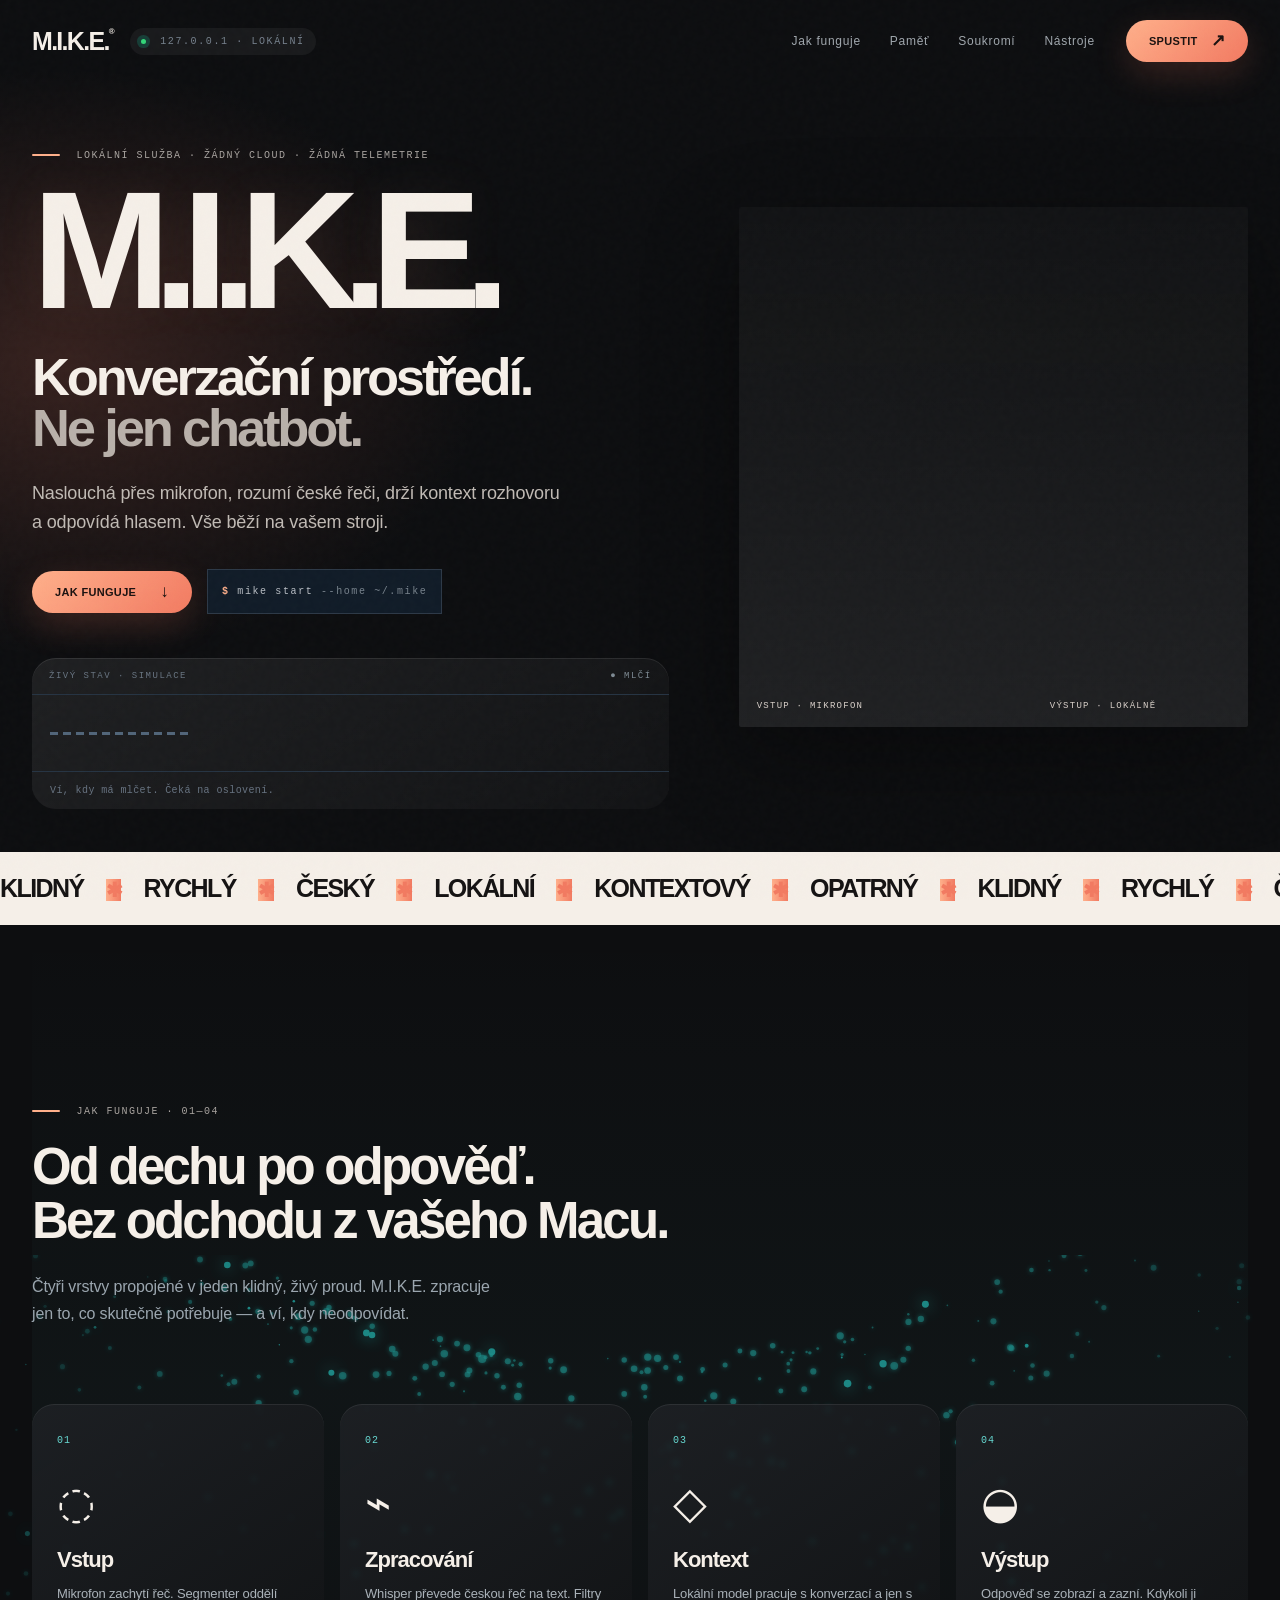
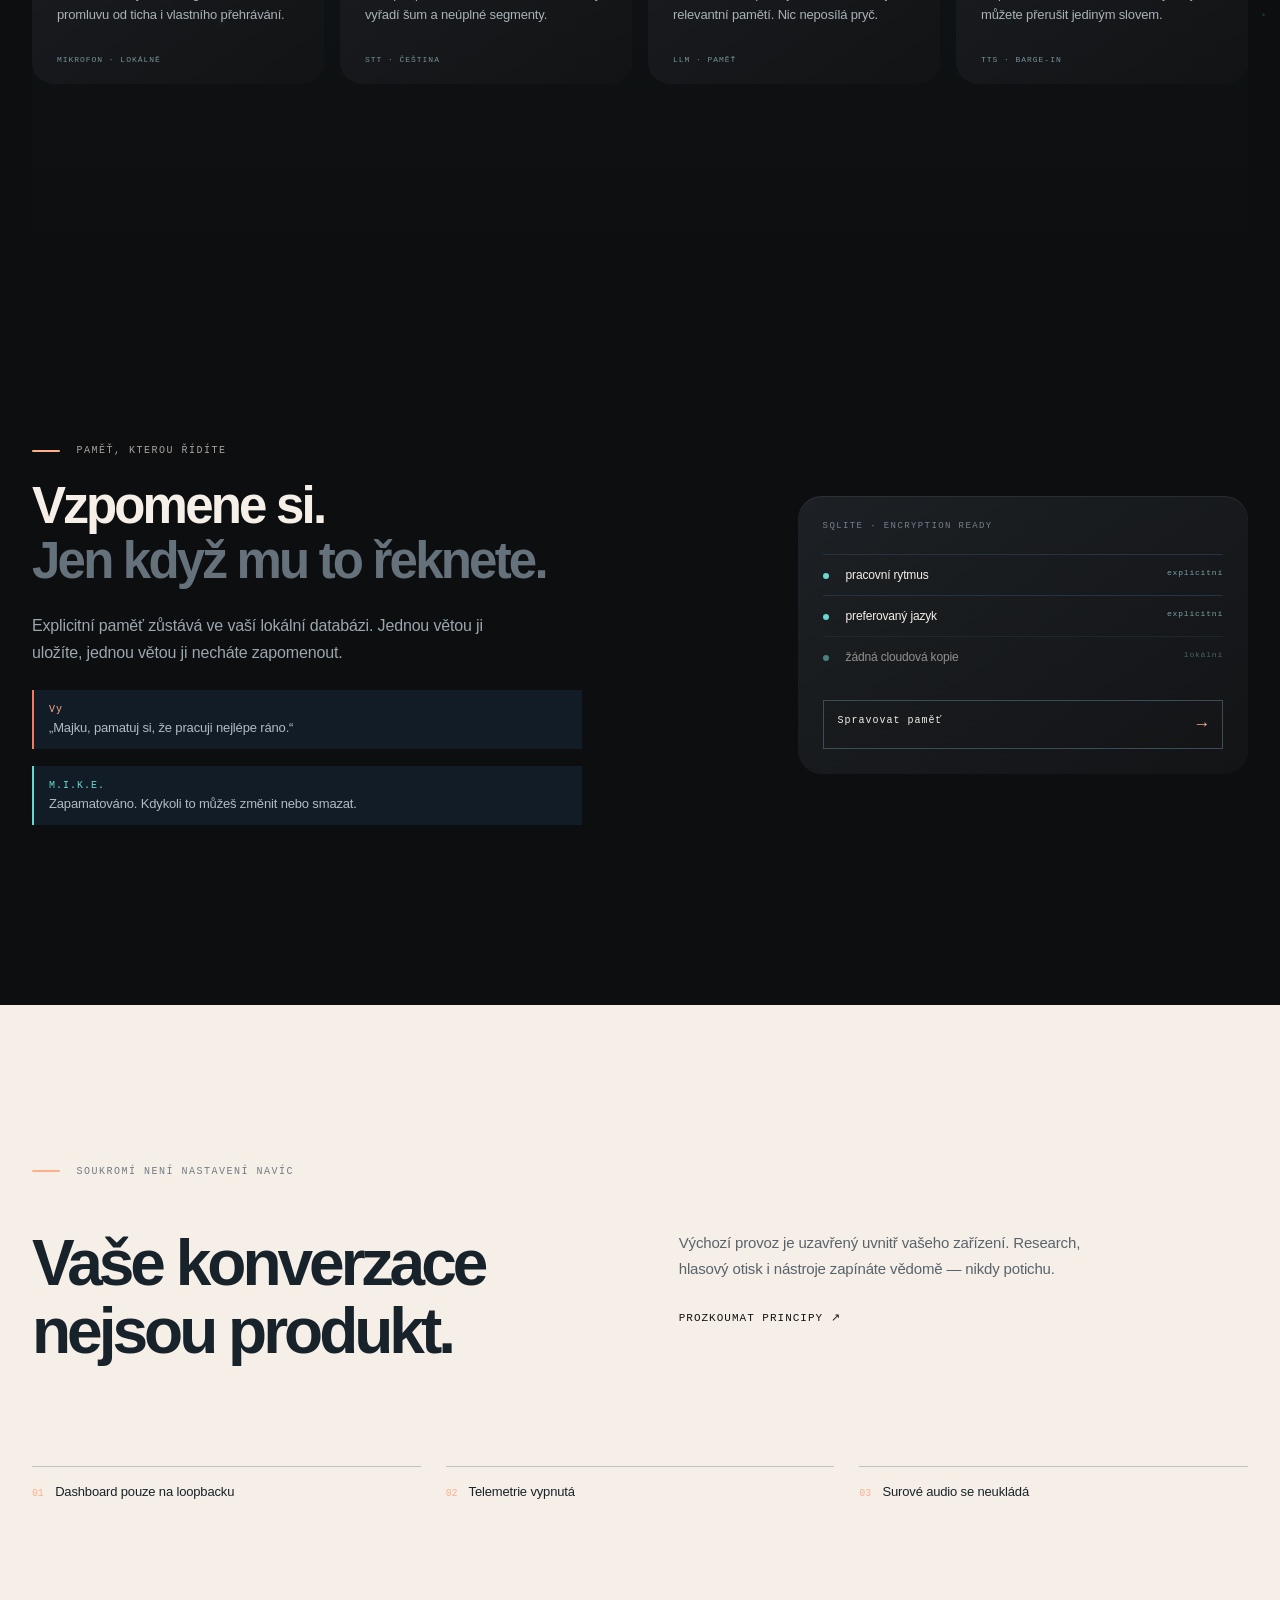
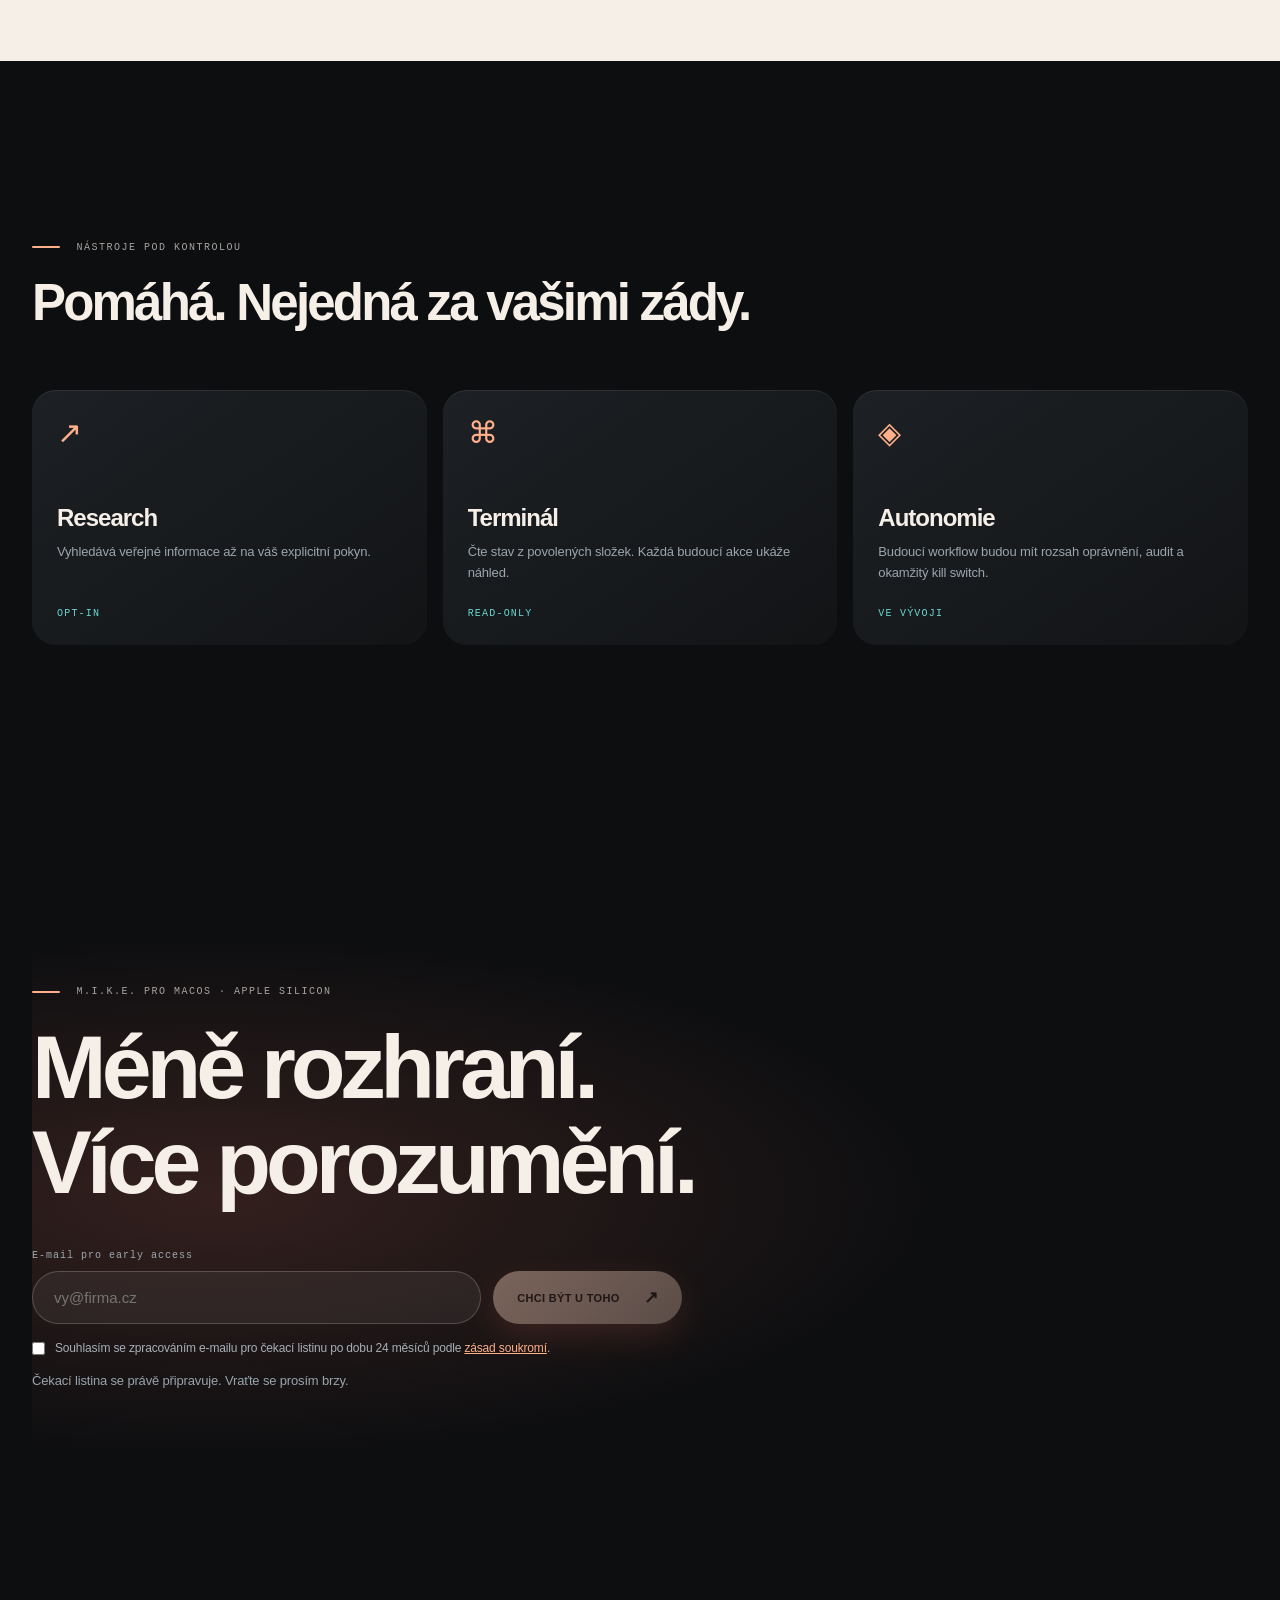
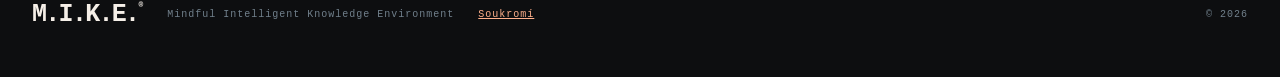
<file: index.html>
<!doctype html>
<html lang="cs">
  <head>
    <meta charset="UTF-8" />
    <meta name="viewport" content="width=device-width, initial-scale=1.0" />
    <meta name="description" content="M.I.K.E. — Mindful Intelligent Knowledge Environment. Lokální český hlasový asistent pro Mac." />
    <title>M.I.K.E. — Mindful Intelligent Knowledge Environment</title>
    <link rel="stylesheet" href="styles.css" />
    <link rel="stylesheet" href="redesign.css" />
    <link rel="stylesheet" href="final.css" />
  </head>
  <body>
    <div class="noise" aria-hidden="true"></div>
    <header class="nav shell">
      <a class="brand" href="#top" aria-label="M.I.K.E. domů">M.I.K.E.<span>®</span></a>
      <div class="local-pill"><i></i> 127.0.0.1 · LOKÁLNÍ</div>
      <nav aria-label="Hlavní navigace">
        <a href="#jak-funguje">Jak funguje</a>
        <a href="#pameti">Paměť</a>
        <a href="#soukromi">Soukromí</a>
        <a href="#nastroje">Nástroje</a>
      </nav>
      <a class="button button-small" href="#pristup">Spustit <span>↗</span></a>
    </header>

    <main id="top">
      <section class="hero shell">
        <div class="hero-copy">
          <p class="eyebrow"><span></span> LOKÁLNÍ SLUŽBA · ŽÁDNÝ CLOUD · ŽÁDNÁ TELEMETRIE</p>
          <h1>M.I.K.E.</h1>
          <h2>Konverzační prostředí.<br /><em>Ne jen chatbot.</em></h2>
          <p class="lede">Naslouchá přes mikrofon, rozumí české řeči, drží kontext rozhovoru a odpovídá hlasem. Vše běží na vašem stroji.</p>
          <div class="hero-actions">
            <a class="button" href="#jak-funguje">Jak funguje <span>↓</span></a>
            <code><b>$</b> mike start <span>--home ~/.mike</span></code>
          </div>
          <div class="live-card" aria-label="Ukázka živého stavu M.I.K.E.">
            <div><span>ŽIVÝ STAV · SIMULACE</span><b>● MLČÍ</b></div>
            <div class="wave"><i></i><i></i><i></i><i></i><i></i><i></i><i></i><i></i><i></i><i></i><i></i></div>
            <p>Ví, kdy má mlčet. Čeká na oslovení.</p>
          </div>
        </div>
        <div class="hero-orbit" aria-hidden="true">
          <div class="orbital-ring ring-a"></div><div class="orbital-ring ring-b"></div>
          <div class="core"><span>MIKE</span><i></i></div>
          <div class="node node-stt">STT</div><div class="node node-llm">LLM</div><div class="node node-tts">TTS</div>
          <p>VSTUP · MIKROFON <b>→</b> VÝSTUP · HLAS</p>
        </div>
      </section>

      <div class="ticker" aria-label="Vlastnosti"><div>KLIDNÝ <b>✱</b> RYCHLÝ <b>✱</b> ČESKÝ <b>✱</b> LOKÁLNÍ <b>✱</b> KONTEXTOVÝ <b>✱</b> OPATRNÝ <b>✱</b> KLIDNÝ <b>✱</b> RYCHLÝ <b>✱</b> ČESKÝ <b>✱</b> LOKÁLNÍ <b>✱</b> KONTEXTOVÝ <b>✱</b> OPATRNÝ <b>✱</b></div></div>

      <section class="flow-section shell" id="jak-funguje">
        <canvas id="particle-flow" aria-hidden="true"></canvas>
        <div class="section-intro">
          <p class="eyebrow"><span></span> JAK FUNGUJE · 01—04</p>
          <h2>Od dechu po odpověď.<br />Bez odchodu z vašeho Macu.</h2>
          <p>Čtyři vrstvy propojené v jeden klidný, živý proud. M.I.K.E. zpracuje jen to, co skutečně potřebuje — a ví, kdy neodpovídat.</p>
        </div>
        <ol class="flow-steps">
          <li><span class="step-number">01</span><div class="step-icon">◌</div><h3>Vstup</h3><p>Mikrofon zachytí řeč. Segmenter oddělí promluvu od ticha i vlastního přehrávání.</p><small>MIKROFON · LOKÁLNĚ</small></li>
          <li><span class="step-number">02</span><div class="step-icon">⌁</div><h3>Zpracování</h3><p>Whisper převede českou řeč na text. Filtry vyřadí šum a neúplné segmenty.</p><small>STT · ČEŠTINA</small></li>
          <li><span class="step-number">03</span><div class="step-icon">◇</div><h3>Kontext</h3><p>Lokální model pracuje s konverzací a jen s relevantní pamětí. Nic neposílá pryč.</p><small>LLM · PAMĚŤ</small></li>
          <li><span class="step-number">04</span><div class="step-icon">◒</div><h3>Výstup</h3><p>Odpověď se zobrazí a zazní. Kdykoli ji můžete přerušit jediným slovem.</p><small>TTS · BARGE-IN</small></li>
        </ol>
      </section>

      <section class="split shell" id="pameti">
        <div><p class="eyebrow"><span></span> PAMĚŤ, KTEROU ŘÍDÍTE</p><h2>Vzpomene si.<br /><em>Jen když mu to řeknete.</em></h2><p>Explicitní paměť zůstává ve vaší lokální databázi. Jednou větou ji uložíte, jednou větou ji necháte zapomenout.</p><div class="command"><b>Vy</b><span>„Majku, pamatuj si, že pracuji nejlépe ráno.“</span></div><div class="command response"><b>M.I.K.E.</b><span>Zapamatováno. Kdykoli to můžeš změnit nebo smazat.</span></div></div>
        <aside class="memory-card"><p>SQLITE · ENCRYPTION READY</p><div class="memory-line"><i></i><span>pracovní rytmus</span><b>explicitní</b></div><div class="memory-line"><i></i><span>preferovaný jazyk</span><b>explicitní</b></div><div class="memory-line dim"><i></i><span>žádná cloudová kopie</span><b>lokální</b></div><button type="button">Spravovat paměť <span>→</span></button></aside>
      </section>

      <section class="privacy" id="soukromi"><div class="shell privacy-grid"><p class="eyebrow"><span></span> SOUKROMÍ NENÍ NASTAVENÍ NAVÍC</p><h2>Vaše konverzace<br />nejsou produkt.</h2><div><p>Výchozí provoz je uzavřený uvnitř vašeho zařízení. Research, hlasový otisk i nástroje zapínáte vědomě — nikdy potichu.</p><a href="#pristup">Prozkoumat principy <span>↗</span></a></div><ul><li><b>01</b> Dashboard pouze na loopbacku</li><li><b>02</b> Telemetrie vypnutá</li><li><b>03</b> Surové audio se neukládá</li></ul></div></section>

      <section class="tools shell" id="nastroje"><p class="eyebrow"><span></span> NÁSTROJE POD KONTROLOU</p><h2>Pomáhá. Nejedná za vašimi zády.</h2><div class="tool-grid"><article><span>↗</span><h3>Research</h3><p>Vyhledává veřejné informace až na váš explicitní pokyn.</p><small>OPT-IN</small></article><article><span>⌘</span><h3>Terminál</h3><p>Čte stav z povolených složek. Každá budoucí akce ukáže náhled.</p><small>READ-ONLY</small></article><article><span>◈</span><h3>Autonomie</h3><p>Budoucí workflow budou mít rozsah oprávnění, audit a okamžitý kill switch.</p><small>VE VÝVOJI</small></article></div></section>

      <section class="cta shell" id="pristup"><p class="eyebrow"><span></span> M.I.K.E. PRO MACOS · APPLE SILICON</p><h2>Méně rozhraní.<br />Více porozumění.</h2><form class="waitlist" id="waitlist-form" data-api="https://api.m.i.k.e.praut.cz/v1/waitlist" data-turnstile-sitekey="" novalidate><label for="email">E-mail pro early access</label><div class="waitlist-row"><input id="email" name="email" type="email" autocomplete="email" inputmode="email" maxlength="254" placeholder="vy@firma.cz" required /><button class="button" type="submit">Chci být u toho <span>↗</span></button></div><label class="consent"><input name="consent" type="checkbox" required /> <span>Souhlasím se zpracováním e-mailu pro čekací listinu po dobu 24 měsíců podle <a href="privacy.html">zásad soukromí</a>.</span></label><div class="turnstile-slot" id="turnstile-slot"></div><p class="form-status" id="waitlist-status" role="status" aria-live="polite"></p></form></section>
    </main>
    <footer class="shell"><a class="brand" href="#top">M.I.K.E.<span>®</span></a><p>Mindful Intelligent Knowledge Environment</p><a href="privacy.html">Soukromí</a><span>© 2026</span></footer>
    <script src="app.js"></script>
  </body>
</html>
</file>
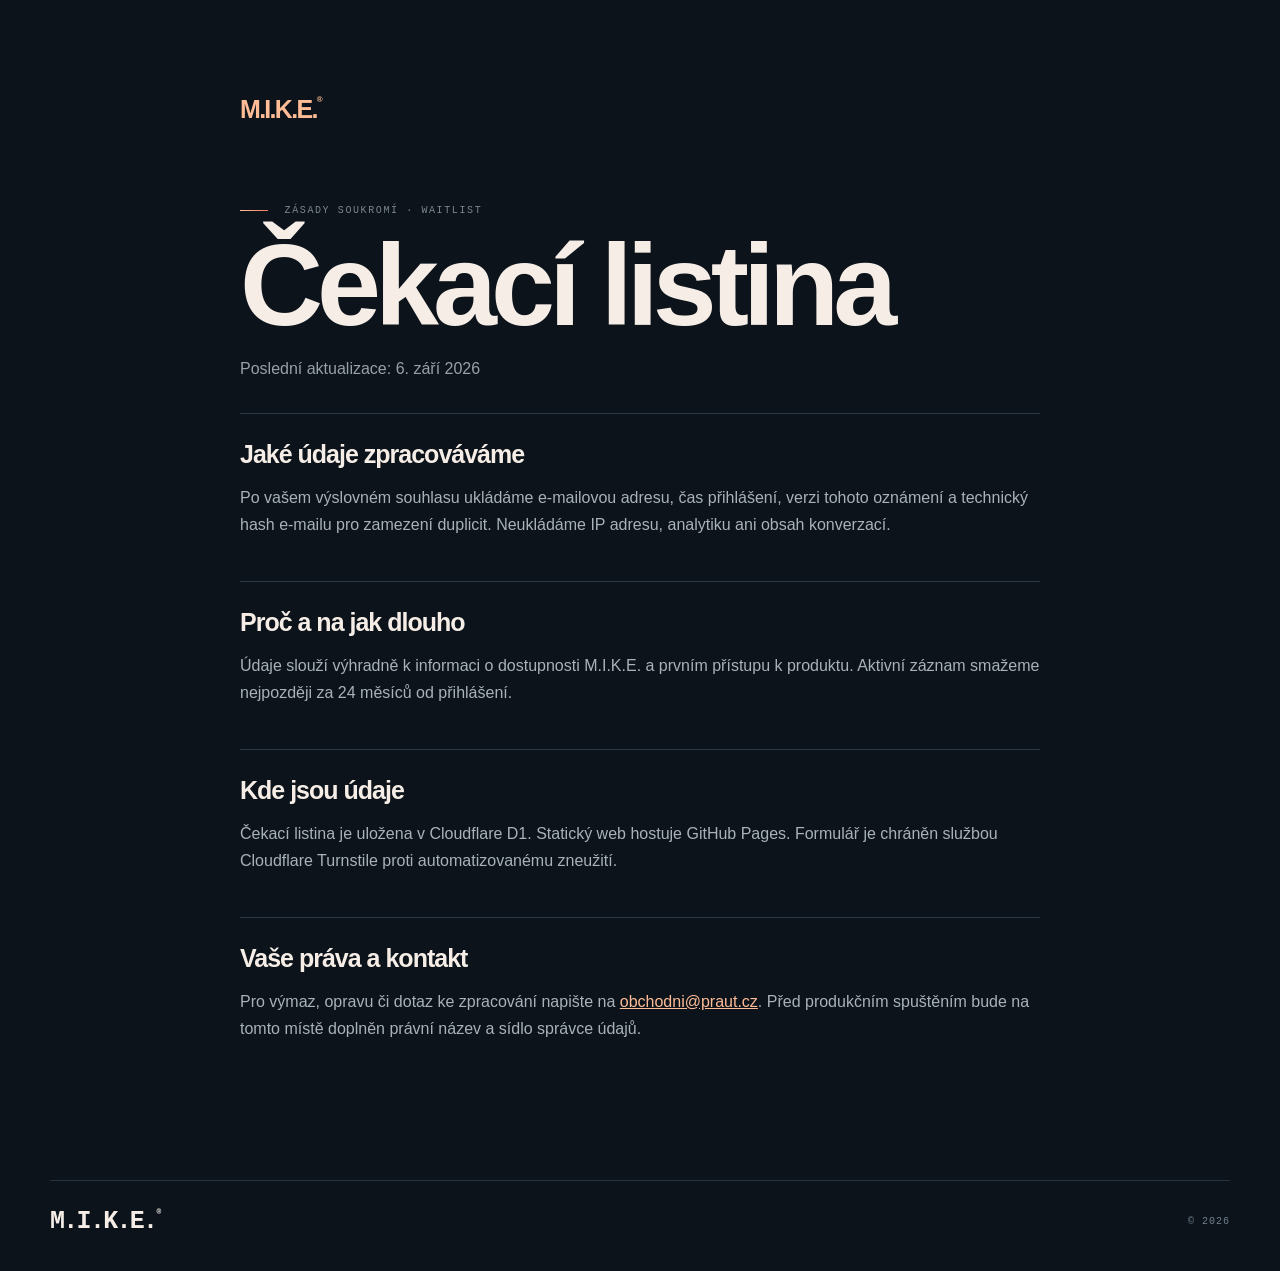
<file: privacy.html>
<!doctype html>
<html lang="cs"><head><meta charset="UTF-8" /><meta name="viewport" content="width=device-width, initial-scale=1.0" /><meta name="robots" content="noindex" /><title>Soukromí · M.I.K.E.</title><link rel="stylesheet" href="styles.css" /></head><body><main class="privacy-page shell"><a class="brand" href="index.html">M.I.K.E.<span>®</span></a><p class="eyebrow"><span></span> ZÁSADY SOUKROMÍ · WAITLIST</p><h1>Čekací listina</h1><p class="lede">Poslední aktualizace: 6. září 2026</p><section><h2>Jaké údaje zpracováváme</h2><p>Po vašem výslovném souhlasu ukládáme e-mailovou adresu, čas přihlášení, verzi tohoto oznámení a technický hash e-mailu pro zamezení duplicit. Neukládáme IP adresu, analytiku ani obsah konverzací.</p></section><section><h2>Proč a na jak dlouho</h2><p>Údaje slouží výhradně k informaci o dostupnosti M.I.K.E. a prvním přístupu k produktu. Aktivní záznam smažeme nejpozději za 24 měsíců od přihlášení.</p></section><section><h2>Kde jsou údaje</h2><p>Čekací listina je uložena v Cloudflare D1. Statický web hostuje GitHub Pages. Formulář je chráněn službou Cloudflare Turnstile proti automatizovanému zneužití.</p></section><section><h2>Vaše práva a kontakt</h2><p>Pro výmaz, opravu či dotaz ke zpracování napište na <a href="mailto:obchodni@praut.cz">obchodni@praut.cz</a>. Před produkčním spuštěním bude na tomto místě doplněn právní název a sídlo správce údajů.</p></section></main><footer class="shell"><a class="brand" href="index.html">M.I.K.E.<span>®</span></a><span>© 2026</span></footer></body></html>
</file>
<file: styles.css>
:root{--ink:#0c131a;--paper:#f5ede6;--muted:#8b939d;--line:#263340;--cyan:#28e6de;--cyan-soft:#079eae;--coral:#ed5a3a;--shell:min(1180px,calc(100% - 48px))}*{box-sizing:border-box}html{scroll-behavior:smooth}body{margin:0;background:var(--ink);color:var(--paper);font-family:"Avenir Next",Arial,sans-serif;overflow-x:hidden}.shell{width:var(--shell);margin-inline:auto}.noise{position:fixed;inset:0;pointer-events:none;opacity:.045;z-index:9;background-image:url("data:image/svg+xml,%3Csvg viewBox='0 0 180 180' xmlns='http://www.w3.org/2000/svg'%3E%3Cfilter id='n'%3E%3CfeTurbulence type='fractalNoise' baseFrequency='.8' numOctaves='4' stitchTiles='stitch'/%3E%3C/filter%3E%3Crect width='100%25' height='100%25' filter='url(%23n)' opacity='.75'/%3E%3C/svg%3E")}.nav{height:94px;display:flex;align-items:center;gap:15px;border-bottom:1px solid var(--line);position:relative;z-index:2}.brand{font-size:25px;font-weight:800;letter-spacing:-1.7px;color:var(--paper);text-decoration:none}.brand span{font-size:8px;vertical-align:top;letter-spacing:0}.local-pill,.eyebrow,code,small{font:500 10px/1.3 "SF Mono",Menlo,monospace;letter-spacing:1.6px}.local-pill{color:#76818d;border:1px solid #263444;padding:8px 10px}.local-pill i{display:inline-block;width:5px;height:5px;border-radius:50%;background:#34d678;box-shadow:0 0 0 4px #173e37;margin-right:7px}.nav nav{margin-left:auto;display:flex;gap:29px}.nav nav a{font:500 10px "SF Mono",Menlo,monospace;letter-spacing:1.2px;color:#a0a7ad;text-decoration:none;text-transform:uppercase}.nav nav a:hover{color:var(--paper)}.button{display:inline-flex;align-items:center;justify-content:center;gap:24px;padding:16px 20px;background:var(--coral);color:#fff7f0;text-decoration:none;text-transform:uppercase;font:500 11px "SF Mono",Menlo,monospace;letter-spacing:1.5px;transition:transform .2s,background .2s}.button:hover{background:#fb6949;transform:translateY(-2px)}.button span{font-size:17px;line-height:0}.button-small{margin-left:16px;padding:11px 13px;gap:13px;font-size:9px}.hero{min-height:720px;display:grid;grid-template-columns:1.12fr .88fr;align-items:center;gap:30px;position:relative}.hero:before{content:'';position:absolute;width:750px;height:500px;left:-420px;top:72px;background:radial-gradient(ellipse,rgba(9,122,150,.13),transparent 68%);pointer-events:none}.hero-copy{position:relative;z-index:1}.eyebrow{color:#7c8790;margin:0 0 22px}.eyebrow span{display:inline-block;width:28px;height:1px;background:var(--coral);vertical-align:middle;margin-right:9px}h1{font-size:clamp(75px,11vw,150px);line-height:.8;letter-spacing:-9px;margin:0 0 31px;font-weight:800}h2{font-size:clamp(30px,4vw,51px);line-height:1.06;letter-spacing:-2.8px;margin:0;font-weight:700}h2 em{font-style:normal;color:#65717b}.lede{color:#98a1a9;line-height:1.65;font-size:16px;max-width:600px;margin:25px 0 31px}.hero-actions{display:flex;align-items:center;gap:15px}.hero-actions code{border:1px solid #2d3947;padding:15px 14px;color:#b9bec5;background:#111c28}.hero-actions code span{color:#78838d}.live-card{width:min(100%,670px);border:1px solid #263443;background:#101a26;margin-top:44px}.live-card>div:first-child{display:flex;justify-content:space-between;padding:13px 17px;border-bottom:1px solid #263443;font:500 9px "SF Mono",Menlo,monospace;letter-spacing:1.5px;color:#697582}.live-card b{color:#7e8b94;font-weight:500}.wave{height:77px;display:flex;align-items:center;gap:5px;padding:15px 18px;border-bottom:1px solid #263443}.wave i{width:8px;height:3px;background:#516579;animation:wave 1.4s ease-in-out infinite}.wave i:nth-child(2n){animation-delay:.15s}.wave i:nth-child(3n){animation-delay:.3s}.live-card p{font:500 10px "SF Mono",Menlo,monospace;letter-spacing:.4px;color:#677381;margin:13px 18px}.hero-orbit{height:500px;position:relative;display:grid;place-items:center}.core{width:168px;height:168px;border:1px solid rgba(40,230,222,.7);border-radius:50%;display:grid;place-items:center;color:var(--cyan);font:500 25px "SF Mono",Menlo,monospace;letter-spacing:4px;box-shadow:0 0 30px rgba(40,230,222,.15),inset 0 0 35px rgba(40,230,222,.08)}.core i{position:absolute;width:8px;height:8px;background:var(--cyan);border-radius:50%;box-shadow:0 0 20px 6px var(--cyan)}.orbital-ring{position:absolute;border:1px solid rgba(40,230,222,.18);border-radius:50%;transform:rotate(-24deg)}.ring-a{width:330px;height:205px}.ring-b{width:440px;height:275px;border-color:rgba(237,90,58,.18);transform:rotate(42deg)}.node{position:absolute;padding:8px 10px;border:1px solid #2d4953;background:#101d27;color:#83e9e3;font:500 10px "SF Mono",Menlo,monospace;letter-spacing:1px}.node-stt{top:67px;right:25px}.node-llm{bottom:88px;left:20px;color:#ff9b86}.node-tts{bottom:32px;right:65px}.hero-orbit>p{position:absolute;bottom:0;font:500 9px "SF Mono",Menlo,monospace;letter-spacing:1.6px;color:#687987}.ticker{overflow:hidden;border-block:1px solid var(--line);white-space:nowrap;padding:19px 0;color:var(--paper);font-size:29px;font-weight:800;letter-spacing:-1.6px}.ticker div{display:inline-block;animation:ticker 36s linear infinite}.ticker b{font-size:20px;margin:0 17px}.flow-section{position:relative;padding:160px 0 140px;isolation:isolate}.section-intro{max-width:720px;position:relative;z-index:1}.section-intro>p:last-child{color:#9ba6af;font-size:16px;line-height:1.7;margin:25px 0 0;max-width:570px}.flow-steps{list-style:none;padding:0;margin:77px 0 0;display:grid;grid-template-columns:repeat(4,1fr);position:relative;z-index:1;gap:25px}.flow-steps li{min-height:296px;border-top:1px solid rgba(133,218,222,.45);padding:20px 15px 18px;background:linear-gradient(180deg,rgba(10,27,35,.42),rgba(10,19,26,.1));position:relative}.step-number{font:500 10px "SF Mono",Menlo,monospace;letter-spacing:1px;color:var(--cyan)}.step-icon{font-size:44px;color:var(--paper);margin:34px 0 22px;line-height:1}.flow-steps h3{font-size:22px;letter-spacing:-1px;margin:0 0 11px}.flow-steps p{color:#aab2b9;font-size:13px;line-height:1.6;margin:0}.flow-steps small{position:absolute;bottom:19px;color:#78929c;font-size:8px}#particle-flow{position:absolute;inset:330px -160px 30px;width:calc(100% + 320px);height:390px;z-index:-1;pointer-events:none;opacity:.96}.split{display:grid;grid-template-columns:1.2fr .8fr;gap:110px;padding:145px 0}.split>div>p:not(.eyebrow){color:#9ba6af;line-height:1.7;max-width:580px;margin:24px 0}.command{margin-top:17px;max-width:550px;border-left:2px solid var(--coral);padding:14px 15px;background:#111c26;color:#b3bbc2;font-size:13px}.command b{font:500 10px "SF Mono",Menlo,monospace;letter-spacing:1px;display:block;margin-bottom:5px}.command.response{border-color:var(--cyan)}.command.response b{color:var(--cyan)}.memory-card{align-self:center;border:1px solid #2a3947;background:#101a24;padding:25px}.memory-card>p{font:500 9px "SF Mono",Menlo,monospace;letter-spacing:1.4px;color:#728190;margin:0 0 23px}.memory-line{display:grid;grid-template-columns:14px 1fr auto;gap:9px;padding:13px 0;border-top:1px solid #253442;font-size:12px}.memory-line i{width:6px;height:6px;border-radius:50%;background:var(--cyan);margin-top:5px}.memory-line b{font:500 8px "SF Mono",Menlo,monospace;letter-spacing:.8px;color:#79a4a6}.memory-line.dim{opacity:.55}.memory-card button{width:100%;margin-top:23px;background:transparent;border:1px solid #3b4c59;color:var(--paper);padding:14px;text-align:left;font:500 10px "SF Mono",Menlo,monospace;letter-spacing:1px}.memory-card button span{float:right;font-size:17px}.privacy{background:var(--paper);color:#17222a;padding:140px 0}.privacy-grid{display:grid;grid-template-columns:1.3fr 1.2fr;gap:30px}.privacy .eyebrow{grid-column:1/-1;color:#737b82}.privacy h2{font-size:clamp(38px,5vw,70px);letter-spacing:-4px}.privacy-grid>div p{max-width:430px;color:#59636c;line-height:1.75;margin:0 0 25px}.privacy-grid a{color:#17222a;font:500 11px "SF Mono",Menlo,monospace;text-decoration:none;text-transform:uppercase;letter-spacing:1px;padding-bottom:6px}.privacy-grid ul{grid-column:1/-1;list-style:none;display:grid;grid-template-columns:repeat(3,1fr);gap:25px;margin:70px 0 0;padding:0}.privacy-grid li{border-top:1px solid #bdc3c4;padding-top:15px;font-size:14px}.privacy-grid li b{font:500 10px "SF Mono",Menlo,monospace;margin-right:8px}.tools{padding:150px 0}.tools>h2{margin-bottom:60px}.tool-grid{display:grid;grid-template-columns:repeat(3,1fr);gap:18px}.tool-grid article{border:1px solid #2a3946;min-height:255px;padding:25px;display:flex;flex-direction:column;background:linear-gradient(135deg,#101d28,transparent)}.tool-grid article>span{font-size:30px}.tool-grid h3{font-size:24px;letter-spacing:-1px;margin:54px 0 10px}.tool-grid p{font-size:13px;line-height:1.6;color:#9aa5ae;margin:0}.tool-grid small{color:var(--cyan);margin-top:auto}.cta{border-top:1px solid var(--line);padding:120px 0 130px}.cta h2{font-size:clamp(45px,7vw,90px);letter-spacing:-5px;margin-bottom:40px}.cta .button{padding:19px 24px}footer{border-top:1px solid var(--line);padding:26px 0 35px;display:flex;align-items:center;gap:24px;color:#71808c;font:500 10px "SF Mono",Menlo,monospace;letter-spacing:1px}footer p{margin:0}footer span{margin-left:auto}@keyframes wave{50%{height:35px;background:var(--cyan);box-shadow:0 0 9px var(--cyan)}}@keyframes ticker{to{transform:translateX(-50%)}}@media(max-width:800px){.nav{height:74px}.local-pill,.nav nav{display:none}.button-small{margin-left:auto}.hero{grid-template-columns:1fr;min-height:auto;padding:95px 0 80px}.hero-orbit{height:330px;transform:scale(.8);margin:-15px 0}.flow-section{padding:100px 0}.flow-steps{grid-template-columns:1fr 1fr;margin-top:45px}.split{grid-template-columns:1fr;gap:50px;padding:90px 0}.privacy{padding:90px 0}.privacy-grid{grid-template-columns:1fr}.privacy-grid ul{grid-template-columns:1fr;margin-top:40px;gap:18px}.tool-grid{grid-template-columns:1fr}.tools{padding:95px 0}.cta{padding:90px 0}.ticker{font-size:23px}#particle-flow{inset:380px -60px 0;width:calc(100% + 120px)}h1{letter-spacing:-6px}}@media(prefers-reduced-motion:reduce){*,*:before,*:after{animation-duration:.01ms!important;animation-iteration-count:1!important;scroll-behavior:auto!important}}

:root { --peach: #ffbd97; --salmon: #f47a61; --coral: #f47a61; --warm-glow: rgba(255, 168, 124, .42); }
.button { background: linear-gradient(112deg, var(--peach), var(--salmon)); box-shadow: 0 9px 25px rgba(244, 122, 97, .16); }
.button:hover { background: linear-gradient(112deg, #ffd0b0, #ff9278); }
.eyebrow span, .ticker b { background: linear-gradient(90deg, var(--peach), var(--salmon)); color: var(--salmon); }
.hero-actions code b, .hero-orbit > p b, .command b, .memory-card button span, .tool-grid article > span, .privacy-grid li b { color: var(--peach); }
.ring-b { border-color: var(--warm-glow); }
.node-llm { color: var(--peach); }
.privacy-grid a { border-color: var(--salmon); }
.command { border-color: var(--salmon); }
.waitlist{max-width:650px;margin-top:38px}.waitlist>label:first-child{display:block;font:500 10px "SF Mono",Menlo,monospace;letter-spacing:1px;color:#9da9b2;margin-bottom:10px}.waitlist-row{display:flex;gap:10px}.waitlist input[type="email"]{min-width:0;flex:1;border:1px solid #445561;background:#101d28;color:var(--paper);font:500 15px "Avenir Next",sans-serif;padding:16px}.waitlist input:focus{outline:2px solid var(--peach);outline-offset:2px}.waitlist .button{border:0;cursor:pointer}.waitlist .button:disabled{cursor:not-allowed;filter:grayscale(1);opacity:.6}.consent{display:flex;align-items:flex-start;gap:10px;color:#a7afb6;font-size:12px;line-height:1.55;margin-top:15px}.consent input{margin:3px 0 0;accent-color:var(--salmon)}.consent a,.privacy-page a,footer a{color:var(--peach)}.turnstile-slot{margin-top:15px}.form-status{min-height:22px;color:#98a4ac;font-size:13px}.form-status[data-state="success"]{color:#86e4b4}.form-status[data-state="error"]{color:#ffb09c}.privacy-page{max-width:800px;padding:95px 0}.privacy-page>.brand{display:block;margin-bottom:80px}.privacy-page h1{font-size:clamp(58px,9vw,115px);letter-spacing:-6px;margin:8px 0 14px}.privacy-page section{border-top:1px solid #2a3946;padding:27px 0}.privacy-page section h2{font-size:25px;letter-spacing:-1px}.privacy-page section p{color:#a9b2ba;line-height:1.7}.not-found{padding:22vh 0}.not-found h1{font-size:clamp(55px,8vw,120px);letter-spacing:-7px;margin:0 0 45px}@media(max-width:800px){.waitlist-row{flex-direction:column}.waitlist .button{width:100%}}
</file>
<file: redesign.css>
:root{--ink:#0d0e10;--paper:#f5efe8;--line:rgba(245,239,232,.12);--peach:#ffb08b;--salmon:#f27a61;--cyan:#67d8d1;--shell:min(1240px,calc(100% - 64px))}body{background:var(--ink);letter-spacing:-.01em}.noise{opacity:.025}.nav{height:82px;border:0}.nav nav a{letter-spacing:.06em;text-transform:none;font:500 12px "Avenir Next",sans-serif}.local-pill{border:0;background:rgba(255,255,255,.05);border-radius:999px;padding:7px 11px}.button{border-radius:999px;padding:15px 23px;font:600 11px "Avenir Next",sans-serif;letter-spacing:.03em;background:linear-gradient(135deg,var(--peach),var(--salmon));color:#1b1210;box-shadow:0 12px 34px rgba(242,122,97,.18)}.button:hover{background:linear-gradient(135deg,#ffc3a3,#ff8d74)}.hero{min-height:770px;grid-template-columns:1fr .8fr;gap:70px}.hero:before{width:900px;height:620px;left:-420px;top:-30px;background:radial-gradient(ellipse,rgba(242,122,97,.18),transparent 67%)}.eyebrow{color:#a8a39f;font-size:10px;letter-spacing:.15em}.eyebrow span{background:var(--peach);height:2px;border-radius:99px}.hero h1{font-size:clamp(92px,13vw,186px);letter-spacing:-.105em;margin-bottom:34px}.hero h2{font-size:clamp(35px,4.1vw,61px);letter-spacing:-.06em;line-height:.98}.hero h2 em{color:#b9b1aa}.lede{font-size:18px;max-width:530px;color:#c1bbb5}.live-card{border:0;border-radius:24px;background:linear-gradient(145deg,rgba(255,255,255,.075),rgba(255,255,255,.025));box-shadow:inset 0 1px rgba(255,255,255,.09);overflow:hidden}.hero-orbit{filter:drop-shadow(0 25px 70px rgba(255,176,139,.12))}.core{width:208px;height:208px;border-color:rgba(103,216,209,.55);background:radial-gradient(circle,rgba(103,216,209,.13),transparent 65%)}.ring-a{width:390px;height:250px}.ring-b{width:520px;height:330px}.ticker{border:0;background:#f5efe8;color:#151313;font-size:25px;padding:22px 0}.flow-section{padding:180px 0}.flow-steps{gap:16px}.flow-steps li{border:0;border-radius:22px;min-height:280px;padding:25px;background:linear-gradient(145deg,rgba(255,255,255,.07),rgba(255,255,255,.02));box-shadow:inset 0 1px rgba(255,255,255,.08)}.step-number,.tool-grid small{color:var(--cyan)}.split{padding:180px 0;gap:90px}.memory-card,.tool-grid article{border:0;border-radius:24px;background:linear-gradient(145deg,#1d2024,#121416);box-shadow:inset 0 1px rgba(255,255,255,.08)}.privacy{padding:160px 0;background:#f5efe8}.tools{padding:180px 0}.tool-grid{gap:16px}.cta{padding:160px 0;border:0;background:radial-gradient(ellipse at 15% 50%,rgba(242,122,97,.17),transparent 50%)}footer{border:0;padding:32px 0 48px}.waitlist input[type="email"]{border-radius:999px;border:1px solid rgba(245,239,232,.2);background:rgba(255,255,255,.06);padding:17px 21px}.waitlist-row{gap:12px}@media(max-width:800px){:root{--shell:min(100% - 36px,1240px)}.hero{min-height:auto;padding:85px 0 55px;gap:20px}.hero h1{font-size:96px}.hero-actions{align-items:stretch;flex-direction:column}.hero-orbit{margin:5px 0 0}.flow-section,.split,.tools,.cta{padding:100px 0}.flow-steps{grid-template-columns:1fr}.privacy{padding:100px 0}}
.hero-orbit{height:520px;border-radius:2px;overflow:visible;display:block;position:relative;background:linear-gradient(180deg,rgba(255,255,255,.02),rgba(255,255,255,.08)),url('https://images.unsplash.com/photo-1544719576-0b52abab3d03?auto=format&fit=crop&w=1200&q=82') center/cover;box-shadow:0 30px 90px rgba(0,0,0,.35);filter:none}.hero-orbit:after{content:'VSTUP · MIKROFON                            VÝSTUP · LOKÁLNĚ';position:absolute;bottom:16px;left:18px;right:18px;color:#d9d0ca;font:500 9px "SF Mono",Menlo,monospace;letter-spacing:.14em;white-space:pre}.hero-orbit .orbital-ring,.hero-orbit .core,.hero-orbit .node,.hero-orbit>p{display:none}.hero-copy{padding-top:24px}.hero h1{font-weight:800;color:var(--paper);text-shadow:0 0 50px rgba(255,176,139,.08)}.ticker div{animation-duration:42s}.flow-section{background:linear-gradient(180deg,transparent,rgba(103,216,209,.035),transparent)}
@media(max-width:800px){:root{--shell:min(calc(100% - 36px),1240px)}.button{min-height:44px}.nav{padding-inline:0}.hero-orbit{height:390px}.hero h1{font-size:clamp(76px,23vw,108px)}}
.section-intro,.split,.tools,.cta{scroll-margin-top:90px}.flow-section #particle-flow{opacity:.58}.flow-steps li{background:linear-gradient(145deg,rgba(29,32,36,.94),rgba(18,20,22,.9));backdrop-filter:blur(2px)}.flow-steps small,.tool-grid small{letter-spacing:.12em}.section-intro>p:last-child,.split>div>p:not(.eyebrow),.tool-grid p{max-width:52ch}.privacy-grid>div p{font-size:15px}.privacy-grid li{font-size:13px;line-height:1.5}.tool-grid article{transition:transform .25s ease,border-color .25s ease,box-shadow .25s ease}.tool-grid article:hover{transform:translateY(-5px);box-shadow:0 20px 45px rgba(0,0,0,.25),inset 0 1px rgba(255,255,255,.12)}.memory-card button,.waitlist .button{transition:transform .2s ease,background .2s ease,box-shadow .2s ease}.memory-card button:hover{border-color:var(--peach);background:rgba(255,176,139,.06)}.waitlist .button:disabled{background:linear-gradient(135deg,#8f766b,#6b5a54);color:#201715;opacity:.82;filter:none}.waitlist .button:disabled:hover{transform:none}.waitlist-status{font-size:12px}.cta h2{max-width:9ch}.privacy-grid a,.privacy-grid a:visited{color:#171313}.privacy-grid a:hover{color:var(--salmon)}::selection{background:var(--peach);color:#1b1210}:focus-visible{outline:2px solid var(--peach);outline-offset:4px}@media(max-width:800px){.hero{gap:34px}.hero-copy{padding-top:8px}.hero-orbit{margin-top:8px}.hero h2{font-size:clamp(32px,9vw,48px)}.lede{font-size:16px}.ticker{font-size:20px;padding:18px 0}.flow-section{padding-top:112px}.section-intro>h2{font-size:34px}.privacy-grid h2{font-size:42px}.cta h2{font-size:58px;max-width:10ch}}
</file>
<file: final.css>
.cta h2{max-width:16ch}
@media(max-width:800px){.cta h2{max-width:13ch}}
</file>
